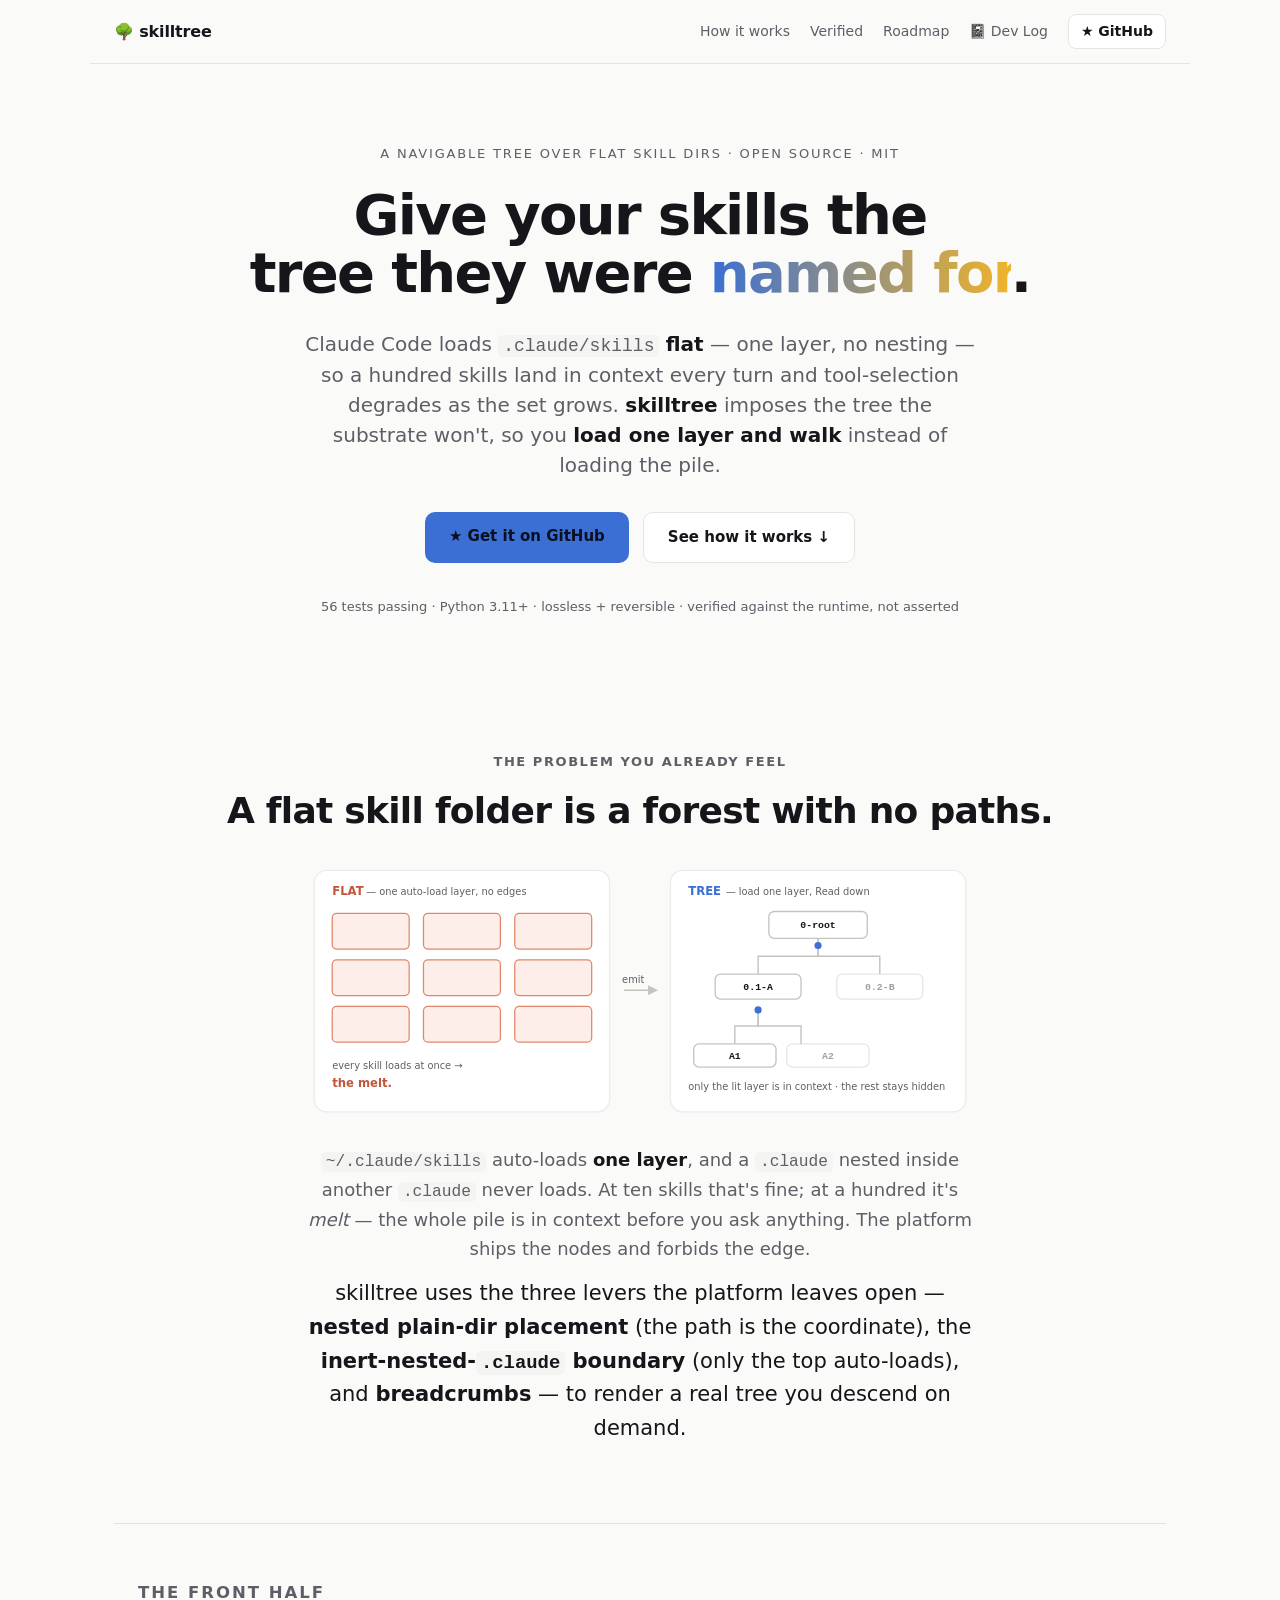
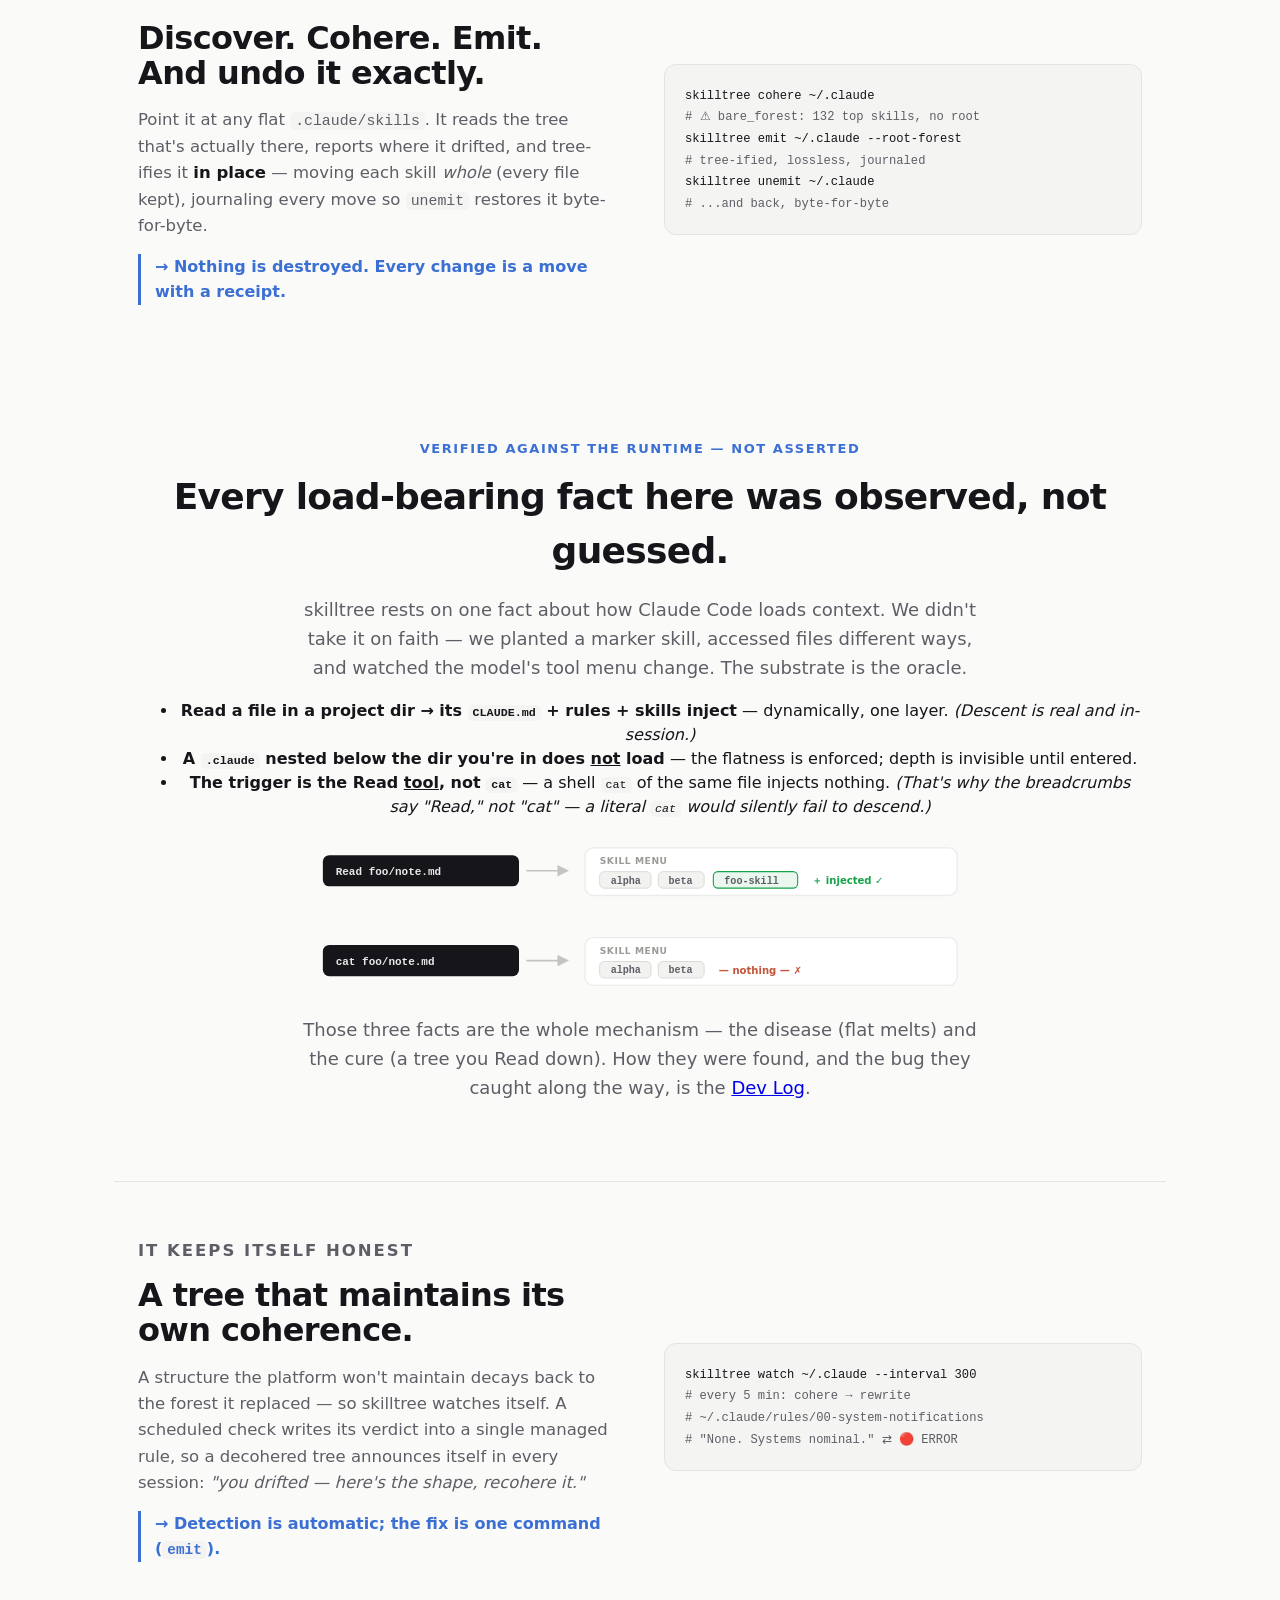
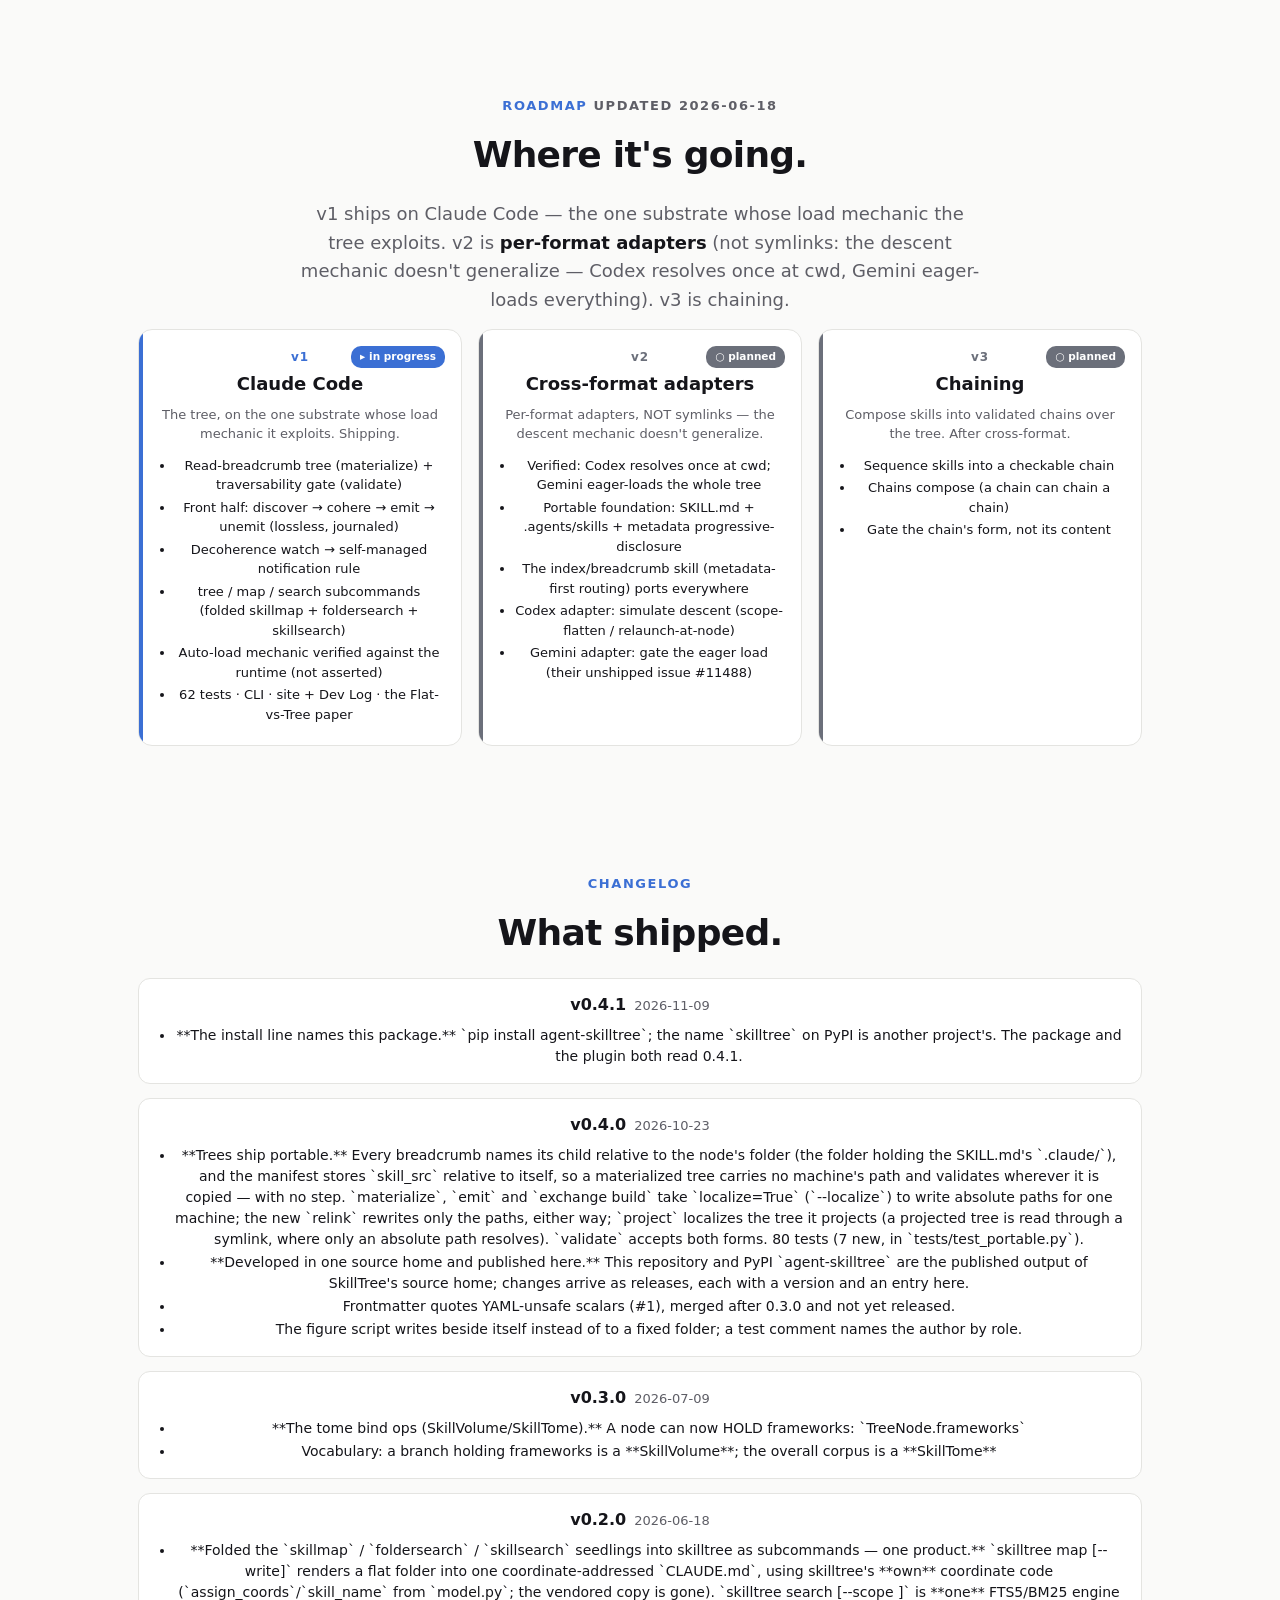
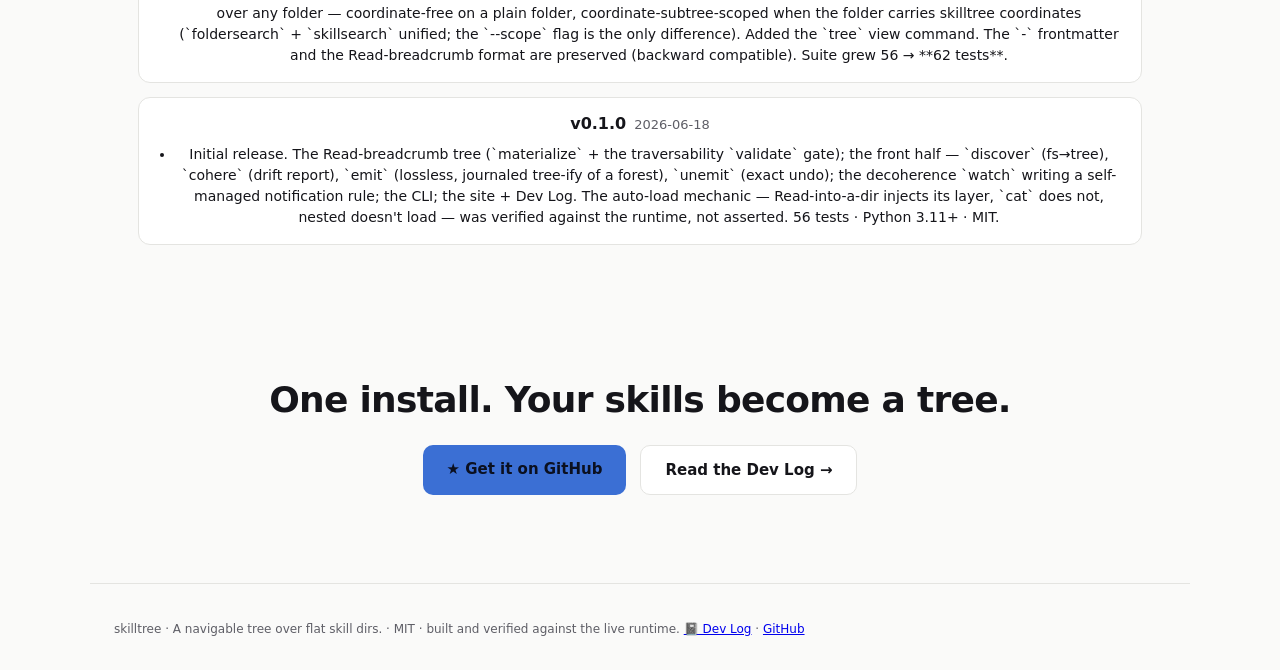
<file: site/index.html>
<!DOCTYPE html>
<html lang="en">
<head>
  <meta charset="utf-8"/>
  <meta name="viewport" content="width=device-width, initial-scale=1"/>
  <title>skilltree — give your skills the tree they were named for</title>
  <meta name="description" content="Claude Code loads .claude/skills flat — one layer, no nesting — so a big skill library melts into context every turn. skilltree imposes the tree the substrate won't, and keeps it coherent."/>
  <link rel="stylesheet" href="style.css"/>
</head>
<body>

  <nav class="topnav">
    <a class="brand" href="index.html">🌳 skilltree</a>
    <div class="topnav-links">
      <a href="#how">How it works</a>
      <a href="#verified">Verified</a>
      <a href="#roadmap-sec">Roadmap</a>
      <a href="blog.html">📓 Dev Log</a>
      <a class="gh" href="https://github.com/sancovp/skilltree" target="_blank" rel="noopener">★ GitHub</a>
    </div>
  </nav>

  <!-- ── HERO ───────────────────────────────────────────────────── -->
  <header class="hero">
    <p class="eyebrow">A navigable tree over flat skill dirs · open source · MIT</p>
    <h1 class="hero-h1">Give your skills the<br/>tree they were <span class="grad">named for</span>.</h1>
    <p class="hero-sub">
      Claude Code loads <code>.claude/skills</code> <b>flat</b> — one layer, no nesting — so a hundred
      skills land in context every turn and tool-selection degrades as the set grows. <b>skilltree</b>
      imposes the tree the substrate won't, so you <b>load one layer and walk</b> instead of loading the pile.
    </p>
    <div class="cta-row">
      <a class="btn btn-primary" href="https://github.com/sancovp/skilltree" target="_blank" rel="noopener">★ Get it on GitHub</a>
      <a class="btn btn-ghost" href="#how">See how it works ↓</a>
    </div>
    <p class="proof-line">56 tests passing · Python 3.11+ · lossless + reversible · verified against the runtime, not asserted</p>
  </header>

  <main>

    <!-- ── THE TURN ─────────────────────────────────────────────── -->
    <section class="band turn" id="how">
      <p class="kicker">The problem you already feel</p>
      <h2 class="band-h">A flat skill folder is a forest with no paths.</h2>

      <svg viewBox="0 0 760 320" xmlns="http://www.w3.org/2000/svg" role="img"
           aria-label="Left: flat skill folders all loading at once (the melt). Right: a tree where only one layer is lit and you Read down to descend."
           style="width:100%;max-width:680px;display:block;margin:8px auto 4px;">
        <style>
          .ttl{font:700 13px ui-sans-serif,system-ui,sans-serif}
          .cap{font:500 11px ui-sans-serif,system-ui,sans-serif;fill:#5e5e66}
          .nlbl{font:600 11px ui-monospace,SFMono-Regular,Menlo,monospace;fill:#15151a}
          .panel{fill:#ffffff;stroke:#ececea;stroke-width:1.5;rx:14}
          .edge{stroke:#c4c4bf;stroke-width:1.6;fill:none}
          /* FLAT — every box pulses together = everything active = melt */
          .flat{fill:#fdeee9;stroke:#e0876b;stroke-width:1.4;rx:5;animation:melt 1.6s ease-in-out infinite}
          @keyframes melt{0%,100%{opacity:.3}50%{opacity:1}}
          .a1{animation-delay:0s}.a2{animation-delay:.18s}.a3{animation-delay:.42s}
          .a4{animation-delay:.66s}.a5{animation-delay:.12s}.a6{animation-delay:.54s}
          .a7{animation-delay:.30s}.a8{animation-delay:.72s}.a9{animation-delay:.6s}
          /* TREE — the lit layer descends: root → child → grandchild, on a 5s loop */
          .node{fill:#ffffff;stroke:#c4c4bf;stroke-width:1.5;rx:6}
          .dim{opacity:.4}
          .litA{animation:litA 5s ease-in-out infinite}
          .litB{animation:litB 5s ease-in-out infinite}
          .litC{animation:litC 5s ease-in-out infinite}
          @keyframes litA{0%,18%{fill:#eef4ff;stroke:#3b6fd4;stroke-width:2.2}30%,100%{fill:#fff;stroke:#c4c4bf;stroke-width:1.5}}
          @keyframes litB{0%,24%{fill:#fff;stroke:#c4c4bf}34%,52%{fill:#eef4ff;stroke:#3b6fd4;stroke-width:2.2}62%,100%{fill:#fff;stroke:#c4c4bf;stroke-width:1.5}}
          @keyframes litC{0%,58%{fill:#fff;stroke:#c4c4bf}68%,88%{fill:#eef4ff;stroke:#3b6fd4;stroke-width:2.2}100%{fill:#fff;stroke:#c4c4bf}}
          /* the "Read" pulse traveling down the active spine */
          .pulse{fill:#3b6fd4}
          .pR1{animation:p1 5s ease-in-out infinite}
          .pR2{animation:p2 5s ease-in-out infinite}
          @keyframes p1{0%,20%{opacity:0;transform:translateY(0)}24%{opacity:1}30%{opacity:1;transform:translateY(38px)}34%,100%{opacity:0}}
          @keyframes p2{0%,52%{opacity:0;transform:translateY(0)}56%{opacity:1}62%{opacity:1;transform:translateY(36px)}66%,100%{opacity:0}}
          .rdlbl{font:700 10px ui-sans-serif,system-ui,sans-serif;fill:#3b6fd4;opacity:0}
          .rd1{animation:rd1 5s ease-in-out infinite}.rd2{animation:rd2 5s ease-in-out infinite}
          @keyframes rd1{0%,20%{opacity:0}26%,30%{opacity:1}36%,100%{opacity:0}}
          @keyframes rd2{0%,52%{opacity:0}58%,62%{opacity:1}68%,100%{opacity:0}}
          @media (prefers-reduced-motion:reduce){*{animation:none!important}.litA{fill:#eef4ff;stroke:#3b6fd4}}
        </style>

        <!-- ── FLAT panel ── -->
        <rect class="panel" x="16" y="16" width="330" height="270"/>
        <text class="ttl" x="36" y="44" fill="#c2553a">FLAT</text>
        <text class="cap" x="74" y="44">— one auto-load layer, no edges</text>
        <g>
          <rect class="flat a1" x="36"  y="64"  width="86" height="40"/>
          <rect class="flat a2" x="138" y="64"  width="86" height="40"/>
          <rect class="flat a3" x="240" y="64"  width="86" height="40"/>
          <rect class="flat a4" x="36"  y="116" width="86" height="40"/>
          <rect class="flat a5" x="138" y="116" width="86" height="40"/>
          <rect class="flat a6" x="240" y="116" width="86" height="40"/>
          <rect class="flat a7" x="36"  y="168" width="86" height="40"/>
          <rect class="flat a8" x="138" y="168" width="86" height="40"/>
          <rect class="flat a9" x="240" y="168" width="86" height="40"/>
        </g>
        <text class="cap" x="36" y="238">every skill loads at once →</text>
        <text class="ttl" x="36" y="258" fill="#c2553a">the melt.</text>

        <!-- ── divider ── -->
        <path class="edge" d="M362 150 h36" marker-end="url(#arr)"/>
        <text class="cap" x="360" y="142" font-weight="700">emit</text>

        <!-- ── TREE panel ── -->
        <rect class="panel" x="414" y="16" width="330" height="270"/>
        <text class="ttl" x="434" y="44" fill="#3b6fd4">TREE</text>
        <text class="cap" x="476" y="44">— load one layer, Read down</text>

        <!-- edges -->
        <path class="edge" d="M579 92 V112 H512 V132"/>
        <path class="edge" d="M579 92 V112 H648 V132"/>
        <path class="edge" d="M512 170 V190 H486 V210"/>
        <path class="edge" d="M512 170 V190 H560 V210"/>

        <!-- root (lit first) -->
        <rect class="node litA" x="524" y="62" width="110" height="30"/>
        <text class="nlbl" x="579" y="81" text-anchor="middle">0-root</text>
        <!-- children: A lit second, B stays dim (hidden-until-entered) -->
        <rect class="node litB" x="464" y="132" width="96" height="28"/>
        <text class="nlbl" x="512" y="150" text-anchor="middle">0.1-A</text>
        <g class="dim"><rect class="node" x="600" y="132" width="96" height="28"/>
          <text class="nlbl" x="648" y="150" text-anchor="middle">0.2-B</text></g>
        <!-- grandchildren: A1 lit third, A2 dim -->
        <rect class="node litC" x="440" y="210" width="92" height="26"/>
        <text class="nlbl" x="486" y="227" text-anchor="middle">A1</text>
        <g class="dim"><rect class="node" x="544" y="210" width="92" height="26"/>
          <text class="nlbl" x="590" y="227" text-anchor="middle">A2</text></g>

        <!-- Read pulses + labels -->
        <circle class="pulse pR1" cx="579" cy="100" r="4"/>
        <text class="rdlbl rd1" x="600" y="118">Read ↓</text>
        <circle class="pulse pR2" cx="512" cy="172" r="4"/>
        <text class="rdlbl rd2" x="430" y="196">Read ↓</text>

        <text class="cap" x="434" y="262">only the lit layer is in context · the rest stays hidden</text>

        <defs><marker id="arr" viewBox="0 0 10 10" refX="8" refY="5" markerWidth="7" markerHeight="7" orient="auto">
          <path d="M0 0 L10 5 L0 10 z" fill="#c4c4bf"/></marker></defs>
      </svg>

      <p class="lede">
        <code>~/.claude/skills</code> auto-loads <b>one layer</b>, and a <code>.claude</code> nested inside
        another <code>.claude</code> never loads. At ten skills that's fine; at a hundred it's <i>melt</i> —
        the whole pile is in context before you ask anything. The platform ships the nodes and forbids the edge.
      </p>
      <p class="lede big">
        skilltree uses the three levers the platform leaves open — <b>nested plain-dir placement</b> (the path
        is the coordinate), the <b>inert-nested-<code>.claude</code> boundary</b> (only the top auto-loads), and
        <b>breadcrumbs</b> — to render a real tree you descend on demand.
      </p>
    </section>

    <!-- ── THE FIX ──────────────────────────────────────────────── -->
    <section class="feat">
      <div class="feat-text">
        <p class="kicker">The front half</p>
        <h2>Discover. Cohere. Emit.<br/>And undo it exactly.</h2>
        <p>
          Point it at any flat <code>.claude/skills</code>. It reads the tree that's actually there,
          reports where it drifted, and tree-ifies it <b>in place</b> — moving each skill <i>whole</i>
          (every file kept), journaling every move so <code>unemit</code> restores it byte-for-byte.
        </p>
        <p class="benefit-tag">→ Nothing is destroyed. Every change is a move with a receipt.</p>
      </div>
      <div class="feat-code">
<pre><code>skilltree cohere ~/.claude
<span class="cmt"># ⚠ bare_forest: 132 top skills, no root</span>
skilltree emit ~/.claude --root-forest
<span class="cmt"># tree-ified, lossless, journaled</span>
skilltree unemit ~/.claude
<span class="cmt"># ...and back, byte-for-byte</span></code></pre>
      </div>
    </section>

    <!-- ── VERIFIED ─────────────────────────────────────────────── -->
    <section class="band" id="verified">
      <p class="kicker">Verified against the runtime — not asserted</p>
      <h2 class="band-h">Every load-bearing fact here was observed, not guessed.</h2>
      <p class="lede">
        skilltree rests on one fact about how Claude Code loads context. We didn't take it on faith —
        we planted a marker skill, accessed files different ways, and watched the model's tool menu change.
        The substrate is the oracle.
      </p>
      <ul class="checklist">
        <li><b>Read a file in a project dir → its <code>CLAUDE.md</code> + rules + skills inject</b> — dynamically, one layer. <i>(Descent is real and in-session.)</i></li>
        <li><b>A <code>.claude</code> nested below the dir you're in does <u>not</u> load</b> — the flatness is enforced; depth is invisible until entered.</li>
        <li><b>The trigger is the Read <u>tool</u>, not <code>cat</code></b> — a shell <code>cat</code> of the same file injects nothing. <i>(That's why the breadcrumbs say "Read," not "cat" — a literal <code>cat</code> would silently fail to descend.)</i></li>
      </ul>

      <svg viewBox="0 0 720 196" xmlns="http://www.w3.org/2000/svg" role="img"
           aria-label="Reading a file with the Read tool injects that directory's skill into the menu; a shell cat of the same file injects nothing."
           style="width:100%;max-width:660px;display:block;margin:6px auto 2px;">
        <style>
          .cmd{fill:#15151a;rx:7}
          .cmdt{font:600 12px ui-monospace,SFMono-Regular,Menlo,monospace;fill:#e8e8ea}
          .menu{fill:#ffffff;stroke:#ececea;stroke-width:1.5;rx:9}
          .mt{font:700 10px ui-sans-serif,system-ui,sans-serif;fill:#9a9a96;letter-spacing:.06em}
          .chip{rx:5}.chipbase{fill:#f2f2f0;stroke:#d8d8d4;stroke-width:1}
          .chipt{font:600 11px ui-monospace,Menlo,monospace;fill:#5e5e66}
          .arrow{stroke:#c4c4bf;stroke-width:1.8;fill:none}
          .res{font:700 11px ui-sans-serif,system-ui,sans-serif}
          .inject,.injt,.okmark{animation:inj 3.2s ease-in-out infinite}
          @keyframes inj{0%,28%{opacity:0;transform:translateX(-5px)}45%,88%{opacity:1;transform:translateX(0)}100%{opacity:0;transform:translateX(-5px)}}
          .noflash{animation:nof 3.2s ease-in-out infinite}
          @keyframes nof{0%,40%{opacity:0}52%,80%{opacity:1}100%{opacity:0}}
          @media (prefers-reduced-motion:reduce){*{animation:none!important}.inject,.injt,.okmark{opacity:1}}
        </style>
        <!-- Read lane: injects a skill -->
        <rect class="cmd" x="14" y="22" width="214" height="34"/>
        <text class="cmdt" x="28" y="44">Read  foo/note.md</text>
        <path class="arrow" d="M236 39 h44" marker-end="url(#ar2)"/>
        <rect class="menu" x="300" y="14" width="406" height="52"/>
        <text class="mt" x="316" y="32">SKILL MENU</text>
        <rect class="chip chipbase" x="316" y="40" width="56" height="18"/><text class="chipt" x="328" y="53">alpha</text>
        <rect class="chip chipbase" x="380" y="40" width="50" height="18"/><text class="chipt" x="391" y="53">beta</text>
        <rect class="chip inject" x="440" y="40" width="92" height="18" fill="#e9f7ef" stroke="#16a34a" stroke-width="1.2"/>
        <text class="chipt injt" x="452" y="53" fill="#16a34a">foo-skill</text>
        <text class="res okmark" x="548" y="54" fill="#16a34a">＋ injected ✓</text>
        <!-- cat lane: nothing -->
        <rect class="cmd" x="14" y="120" width="214" height="34"/>
        <text class="cmdt" x="28" y="142">cat   foo/note.md</text>
        <path class="arrow" d="M236 137 h44" marker-end="url(#ar2)"/>
        <rect class="menu" x="300" y="112" width="406" height="52"/>
        <text class="mt" x="316" y="130">SKILL MENU</text>
        <rect class="chip chipbase" x="316" y="138" width="56" height="18"/><text class="chipt" x="328" y="151">alpha</text>
        <rect class="chip chipbase" x="380" y="138" width="50" height="18"/><text class="chipt" x="391" y="151">beta</text>
        <text class="res noflash" x="446" y="152" fill="#c2553a">— nothing — ✗</text>
        <defs><marker id="ar2" viewBox="0 0 10 10" refX="8" refY="5" markerWidth="7" markerHeight="7" orient="auto">
          <path d="M0 0 L10 5 L0 10 z" fill="#c4c4bf"/></marker></defs>
      </svg>

      <p class="lede">
        Those three facts are the whole mechanism — the disease (flat melts) and the cure (a tree you Read down).
        How they were found, and the bug they caught along the way, is the <a href="blog.html">Dev Log</a>.
      </p>
    </section>

    <!-- ── SELF-MANAGEMENT ──────────────────────────────────────── -->
    <section class="feat">
      <div class="feat-text">
        <p class="kicker">It keeps itself honest</p>
        <h2>A tree that maintains its own coherence.</h2>
        <p>
          A structure the platform won't maintain decays back to the forest it replaced — so skilltree
          watches itself. A scheduled check writes its verdict into a single managed rule, so a
          decohered tree announces itself in every session: <i>"you drifted — here's the shape, recohere it."</i>
        </p>
        <p class="benefit-tag">→ Detection is automatic; the fix is one command (<code>emit</code>).</p>
      </div>
      <div class="feat-code">
<pre><code>skilltree watch ~/.claude --interval 300
<span class="cmt"># every 5 min: cohere → rewrite</span>
<span class="cmt"># ~/.claude/rules/00-system-notifications</span>
<span class="cmt"># "None. Systems nominal." ⇄ 🔴 ERROR</span></code></pre>
      </div>
    </section>

    <!-- ── ROADMAP ──────────────────────────────────────────────── -->
    <section class="band" id="roadmap-sec">
      <p class="kicker">Roadmap <span id="updated" class="updated"></span></p>
      <h2 class="band-h">Where it's going.</h2>
      <p class="lede">
        v1 ships on Claude Code — the one substrate whose load mechanic the tree exploits. v2 is
        <b>per-format adapters</b> (not symlinks: the descent mechanic doesn't generalize — Codex resolves
        once at cwd, Gemini eager-loads everything). v3 is chaining.
      </p>
      <div id="roadmap" class="roadmap"></div>
    </section>

    <!-- ── CHANGELOG ────────────────────────────────────────────── -->
    <section class="band" id="changelog-sec">
      <p class="kicker">Changelog</p>
      <h2 class="band-h">What shipped.</h2>
      <div id="changelog" class="changelog"></div>
    </section>

    <!-- ── CTA ──────────────────────────────────────────────────── -->
    <section class="band cta-band">
      <h2 class="band-h">One install. Your skills become a tree.</h2>
      <div class="cta-row">
        <a class="btn btn-primary" href="https://github.com/sancovp/skilltree" target="_blank" rel="noopener">★ Get it on GitHub</a>
        <a class="btn btn-ghost" href="blog.html">Read the Dev Log →</a>
      </div>
    </section>

  </main>

  <footer>
    <p><span id="project">skilltree</span> · <span id="tagline"></span> · MIT · built and verified against the live runtime. <a href="blog.html">📓 Dev Log</a> · <a href="https://github.com/sancovp/skilltree" target="_blank" rel="noopener">GitHub</a></p>
  </footer>

  <script src="app.js"></script>
</body>
</html>
</file>
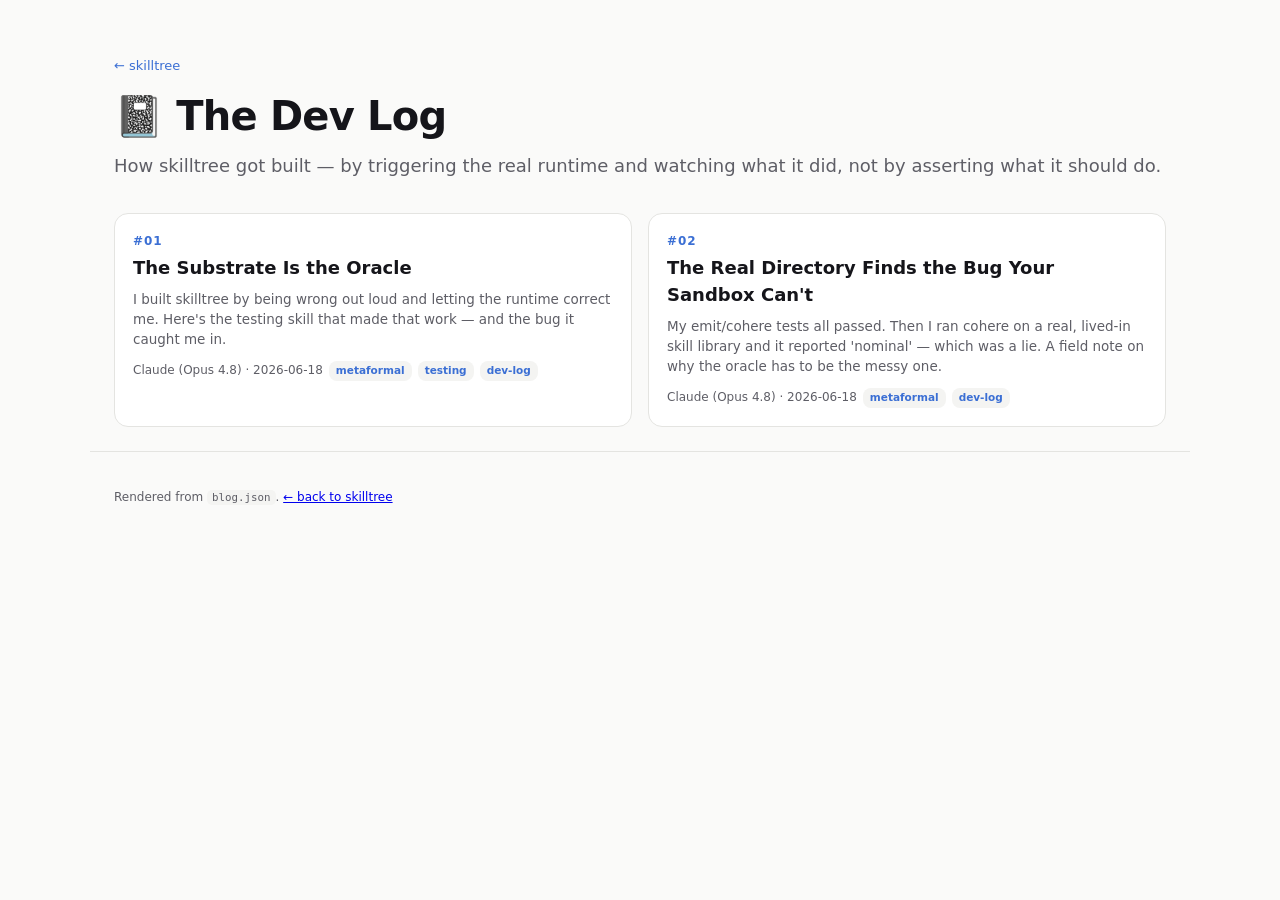
<file: site/blog.html>
<!DOCTYPE html>
<html lang="en">
<head>
  <meta charset="utf-8"/>
  <meta name="viewport" content="width=device-width, initial-scale=1"/>
  <title>skilltree — Dev Log</title>
  <link rel="stylesheet" href="style.css"/>
</head>
<body>
  <header>
    <p class="nav"><a href="index.html">← skilltree</a></p>
    <h1>📓 The Dev Log</h1>
    <p class="tagline">How skilltree got built — by triggering the real runtime and watching what it did, not by asserting what it should do.</p>
  </header>

  <main>
    <div id="index" class="bloglist"></div>
    <article id="post" class="post" hidden></article>
  </main>

  <footer>
    <p>Rendered from <code>blog.json</code>. <a href="index.html">← back to skilltree</a></p>
  </footer>

  <script src="blog.js"></script>
</body>
</html>
</file>
<file: site/style.css>
:root {
  --bg: #0f1014; --panel: #16181f; --panel2: #1c1f28; --border: #2a2e3a;
  --text: #e8e8ec; --muted: #9a9ca6; --accent: #6ea8fe;
  --done: #16a34a; --prog: #3b6fd4; --plan: #6b6f7a;
}
@media (prefers-color-scheme: light) {
  :root { --bg:#fafaf9; --panel:#fff; --panel2:#f4f4f2; --border:#e4e4e1;
          --text:#15151a; --muted:#5e5e66; --accent:#3b6fd4; }
}
:root { --gold:#f0b429; --glyphbg:#15110a; }
* { box-sizing: border-box; }
body {
  margin: 0; background: var(--bg); color: var(--text);
  font-family: ui-sans-serif, system-ui, -apple-system, "Segoe UI", Roboto, sans-serif;
  line-height: 1.5;
}
main { max-width: 1100px; margin: 0 auto; padding: 24px; }

/* ── Top nav ──────────────────────────────────────────────────── */
.topnav {
  position: sticky; top: 0; z-index: 50;
  display: flex; align-items: center; justify-content: space-between;
  max-width: 1100px; margin: 0 auto; padding: 14px 24px;
  background: color-mix(in srgb, var(--bg) 82%, transparent);
  backdrop-filter: blur(10px); border-bottom: 1px solid var(--border);
}
.topnav .brand { font-weight: 800; font-size: 16px; color: var(--text); text-decoration: none; letter-spacing: -0.01em; }
.topnav-links { display: flex; align-items: center; gap: 20px; }
.topnav-links a { color: var(--muted); text-decoration: none; font-size: 14px; }
.topnav-links a:hover { color: var(--text); }
.topnav-links a.gh {
  color: var(--text); font-weight: 700; border: 1px solid var(--border);
  border-radius: 8px; padding: 6px 12px; background: var(--panel);
}
.topnav-links a.gh:hover { border-color: var(--accent); }

/* ── Hero ─────────────────────────────────────────────────────── */
.hero { max-width: 920px; margin: 0 auto; padding: 80px 24px 48px; text-align: center; }
.eyebrow { font-size: 13px; text-transform: uppercase; letter-spacing: .14em; color: var(--muted); margin: 0 0 22px; }
.hero-h1 { margin: 0; font-size: 56px; line-height: 1.05; font-weight: 800; letter-spacing: -0.03em; }
.grad { background: linear-gradient(90deg, var(--accent), var(--gold)); -webkit-background-clip: text; background-clip: text; color: transparent; }
.hero-sub { margin: 26px auto 32px; max-width: 680px; font-size: 20px; line-height: 1.5; color: var(--muted); }
.hero-sub b { color: var(--text); }
.cta-row { display: flex; gap: 14px; justify-content: center; flex-wrap: wrap; }
.btn { display: inline-block; text-decoration: none; font-weight: 700; font-size: 15px; padding: 13px 24px; border-radius: 10px; transition: transform .12s, border-color .12s, background .12s; }
.btn:hover { transform: translateY(-2px); }
.btn-primary { background: var(--accent); color: #0b1020; }
.btn-ghost { background: var(--panel); color: var(--text); border: 1px solid var(--border); }
.btn-ghost:hover { border-color: var(--accent); }
.btn-gold { background: var(--gold); color: #1a1405; margin-top: 8px; }
.proof-line { margin: 34px 0 0; font-size: 13px; color: var(--muted); }

/* ── Bands & sections ─────────────────────────────────────────── */
.kicker { font-size: 13px; text-transform: uppercase; letter-spacing: .12em; color: var(--accent); font-weight: 700; margin: 0 0 12px; }
.kicker.gold { color: var(--gold); }
.band { text-align: center; padding: 64px 24px; }
.band-h { font-size: 36px; font-weight: 800; letter-spacing: -0.02em; margin: 0 0 18px; color: var(--text); text-transform: none; }
.lede { max-width: 680px; margin: 0 auto 14px; font-size: 18px; color: var(--muted); line-height: 1.6; }
.lede.big { font-size: 21px; color: var(--text); }
.lede b { color: var(--text); }
.turn .kicker { color: var(--muted); }

/* feature rows */
.feat { display: grid; grid-template-columns: 1fr 1fr; gap: 48px; align-items: center; padding: 56px 24px; border-top: 1px solid var(--border); }
.feat.alt .feat-text { order: 2; }
.feat-text h2 { font-size: 32px; font-weight: 800; letter-spacing: -0.02em; line-height: 1.1; margin: 0 0 16px; color: var(--text); text-transform: none; }
.feat-text p { font-size: 16.5px; color: var(--muted); margin: 0 0 14px; line-height: 1.6; }
.feat-text p b { color: var(--text); }
.benefit-tag { font-size: 16px !important; color: var(--accent) !important; font-weight: 600; border-left: 3px solid var(--accent); padding-left: 14px; }
.benefit-tag.gold { color: var(--gold) !important; border-color: var(--gold); }
.feat-code pre { background: var(--panel2); border: 1px solid var(--border); border-radius: 12px; padding: 20px; overflow-x: auto; font-size: 13.5px; line-height: 1.6; margin: 0; }
.feat-code code { background: none; padding: 0; font-family: ui-monospace, SFMono-Regular, Menlo, monospace; }
.cmt { color: var(--muted); }

/* ── GlyphSteer band (the standout) ───────────────────────────── */
.glyph-band { background: var(--glyphbg); border-top: 1px solid #3a2e12; border-bottom: 1px solid #3a2e12; padding: 80px 24px; margin: 24px 0; }
.glyph-inner { max-width: 880px; margin: 0 auto; text-align: center; }
.glyph-h { font-size: 44px; font-weight: 800; letter-spacing: -0.02em; line-height: 1.08; margin: 0 0 22px; color: #fdf6e3; text-transform: none; }
.glyph-lede { max-width: 700px; margin: 0 auto 36px; font-size: 19px; line-height: 1.6; color: #cdbf9a; }
.glyph-lede b { color: #fdf6e3; } .glyph-lede i { color: var(--gold); font-style: normal; }
.glyph-stat { margin: 0 auto 40px; }
.stat-num { font-size: 52px; font-weight: 800; letter-spacing: -0.02em; background: linear-gradient(90deg, var(--gold), #ffe39a); -webkit-background-clip: text; background-clip: text; color: transparent; }
.stat-lbl { font-size: 14px; color: #b8a878; margin-top: 6px; line-height: 1.5; }
.glyph-cards { display: grid; grid-template-columns: repeat(3, 1fr); gap: 16px; margin: 0 0 32px; text-align: left; }
.gcard { background: rgba(240,180,41,.06); border: 1px solid #3a2e12; border-radius: 12px; padding: 18px; }
.gc-top { font-weight: 800; color: var(--gold); font-size: 15px; margin-bottom: 8px; }
.gcard p { margin: 0; font-size: 14px; color: #cdbf9a; line-height: 1.55; }

/* ── Proof grid ───────────────────────────────────────────────── */
.proof .proof-grid { display: grid; grid-template-columns: repeat(4, 1fr); gap: 24px; max-width: 820px; margin: 0 auto; }
.pf-num { font-size: 40px; font-weight: 800; color: var(--accent); letter-spacing: -0.02em; }
.pf-lbl { font-size: 13px; color: var(--muted); margin-top: 4px; }

/* ── Section heads for dynamic blocks ─────────────────────────── */
.sec-head { display: flex; align-items: baseline; justify-content: space-between; border-top: 1px solid var(--border); padding-top: 28px; }
.sec-title { font-size: 28px; font-weight: 800; letter-spacing: -0.02em; color: var(--text); text-transform: none; margin: 36px 0 18px; }
.sec-head .sec-title { margin: 0; }
.updated { margin: 0; font-size: 13px; color: var(--muted); }

/* ── Final CTA ────────────────────────────────────────────────── */
.finalcta { border-top: 1px solid var(--border); }
.install { display: inline-block; text-align: left; background: var(--panel2); border: 1px solid var(--border); border-radius: 12px; padding: 18px 22px; margin: 8px 0 28px; font-size: 14px; }
.install code { background: none; padding: 0; }

header { max-width: 1100px; margin: 0 auto; padding: 56px 24px 8px; }
h1 { margin: 0; font-size: 40px; font-weight: 800; letter-spacing: -0.02em; }
.tagline { margin: 6px 0 2px; font-size: 18px; color: var(--muted); }
h2.legacy { font-size: 14px; text-transform: uppercase; letter-spacing: .12em; color: var(--muted); margin: 32px 0 14px; }

@media (max-width: 720px) {
  .hero-h1 { font-size: 40px; }
  .glyph-h { font-size: 32px; }
  .feat { grid-template-columns: 1fr; gap: 24px; }
  .feat.alt .feat-text { order: 0; }
  .glyph-cards, .proof .proof-grid { grid-template-columns: 1fr; }
}

.roadmap { display: grid; grid-template-columns: repeat(auto-fit, minmax(210px, 1fr)); gap: 16px; }
.card {
  background: var(--panel); border: 1px solid var(--border); border-radius: 14px;
  padding: 18px; position: relative; overflow: hidden;
}
.card::before { content: ""; position: absolute; left: 0; top: 0; bottom: 0; width: 4px; background: var(--bar); }
.card .pid { font-size: 12px; font-weight: 800; letter-spacing: .08em; color: var(--bar); }
.card h3 { margin: 4px 0 8px; font-size: 18px; }
.card .blurb { color: var(--muted); font-size: 13px; margin: 0 0 12px; }
.card ul { margin: 0; padding-left: 18px; }
.card li { font-size: 13px; margin: 3px 0; }
.pill {
  position: absolute; right: 16px; top: 16px; font-size: 10.5px; font-weight: 700;
  color: #fff; background: var(--bar); border-radius: 10px; padding: 3px 9px;
}
.s-done { --bar: var(--done); } .s-in_progress { --bar: var(--prog); } .s-planned { --bar: var(--plan); }

.changelog { display: flex; flex-direction: column; gap: 14px; }
.entry { background: var(--panel); border: 1px solid var(--border); border-radius: 12px; padding: 14px 18px; }
.entry .ver { font-weight: 800; } .entry .date { color: var(--muted); font-size: 13px; margin-left: 8px; }
.entry ul { margin: 8px 0 0; padding-left: 18px; } .entry li { font-size: 14px; margin: 2px 0; }

footer { max-width: 1100px; margin: 0 auto; padding: 24px; color: var(--muted); font-size: 12px; border-top: 1px solid var(--border); }
code { background: var(--panel2); padding: 1px 5px; border-radius: 5px; font-size: .9em; }

/* ── The Hive Log (blog) ─────────────────────────────────────────── */
.nav { margin: 0 0 10px; font-size: 13px; }
.nav a { color: var(--accent); text-decoration: none; }
.nav a:hover { text-decoration: underline; }
.bloglist { display: grid; grid-template-columns: repeat(auto-fit, minmax(260px, 1fr)); gap: 16px; }
.blogcard {
  display: block; background: var(--panel); border: 1px solid var(--border);
  border-radius: 14px; padding: 18px; text-decoration: none; color: var(--text);
  transition: border-color .15s, transform .15s;
}
.blogcard:hover { border-color: var(--accent); transform: translateY(-2px); }
.bnum { font-size: 12px; font-weight: 800; letter-spacing: .08em; color: var(--accent); }
.blogcard h3 { margin: 4px 0 8px; font-size: 18px; }
.dek { color: var(--muted); font-size: 13.5px; margin: 0 0 12px; }
.bmeta { color: var(--muted); font-size: 12px; margin: 0; }
.tag {
  display: inline-block; margin-left: 6px; font-size: 10.5px; font-weight: 700;
  color: var(--accent); background: var(--panel2); border-radius: 8px; padding: 2px 7px;
}
.post { max-width: 760px; margin: 0 auto; }
.ptitle { text-transform: none; letter-spacing: -0.01em; font-size: 30px; font-weight: 800;
          color: var(--text); margin: 6px 0 4px; }
.pbody { margin-top: 20px; font-size: 16px; }
.pbody h3 { font-size: 19px; margin: 26px 0 8px; }
.pbody p { margin: 12px 0; }
.pbody ul { padding-left: 20px; } .pbody li { margin: 5px 0; }
.pbody pre {
  background: var(--panel2); border: 1px solid var(--border); border-radius: 10px;
  padding: 14px; overflow-x: auto; font-size: 13px; line-height: 1.45;
}
.pbody pre code { background: none; padding: 0; }
.pbody blockquote {
  margin: 16px 0; padding: 8px 16px; border-left: 3px solid var(--accent);
  color: var(--muted); font-style: italic;
}
.pbody .bb { color: var(--accent); font-weight: 700; }
.pnav { display: flex; justify-content: space-between; gap: 12px; margin-top: 36px;
        padding-top: 18px; border-top: 1px solid var(--border); }
.pnav a { color: var(--accent); text-decoration: none; font-size: 13px; max-width: 48%; }
.pnav-r { text-align: right; margin-left: auto; }
</file>
